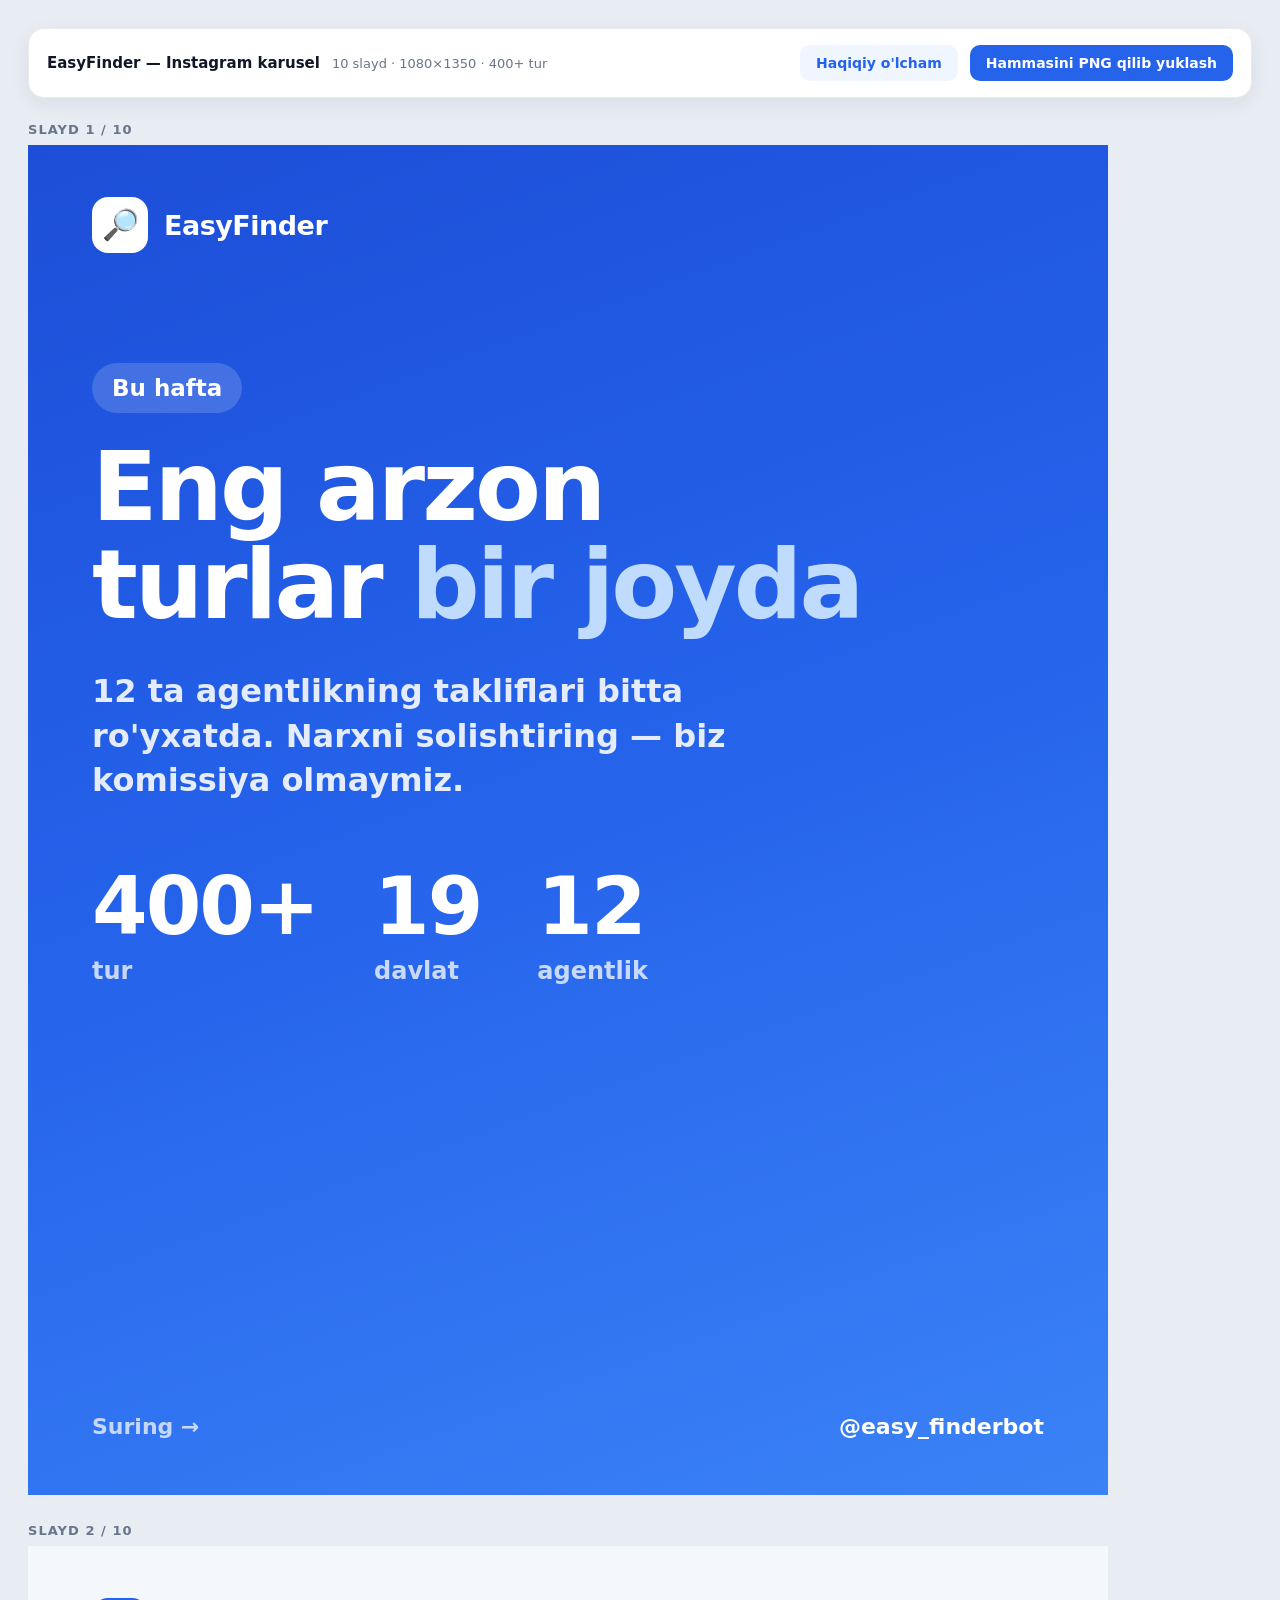
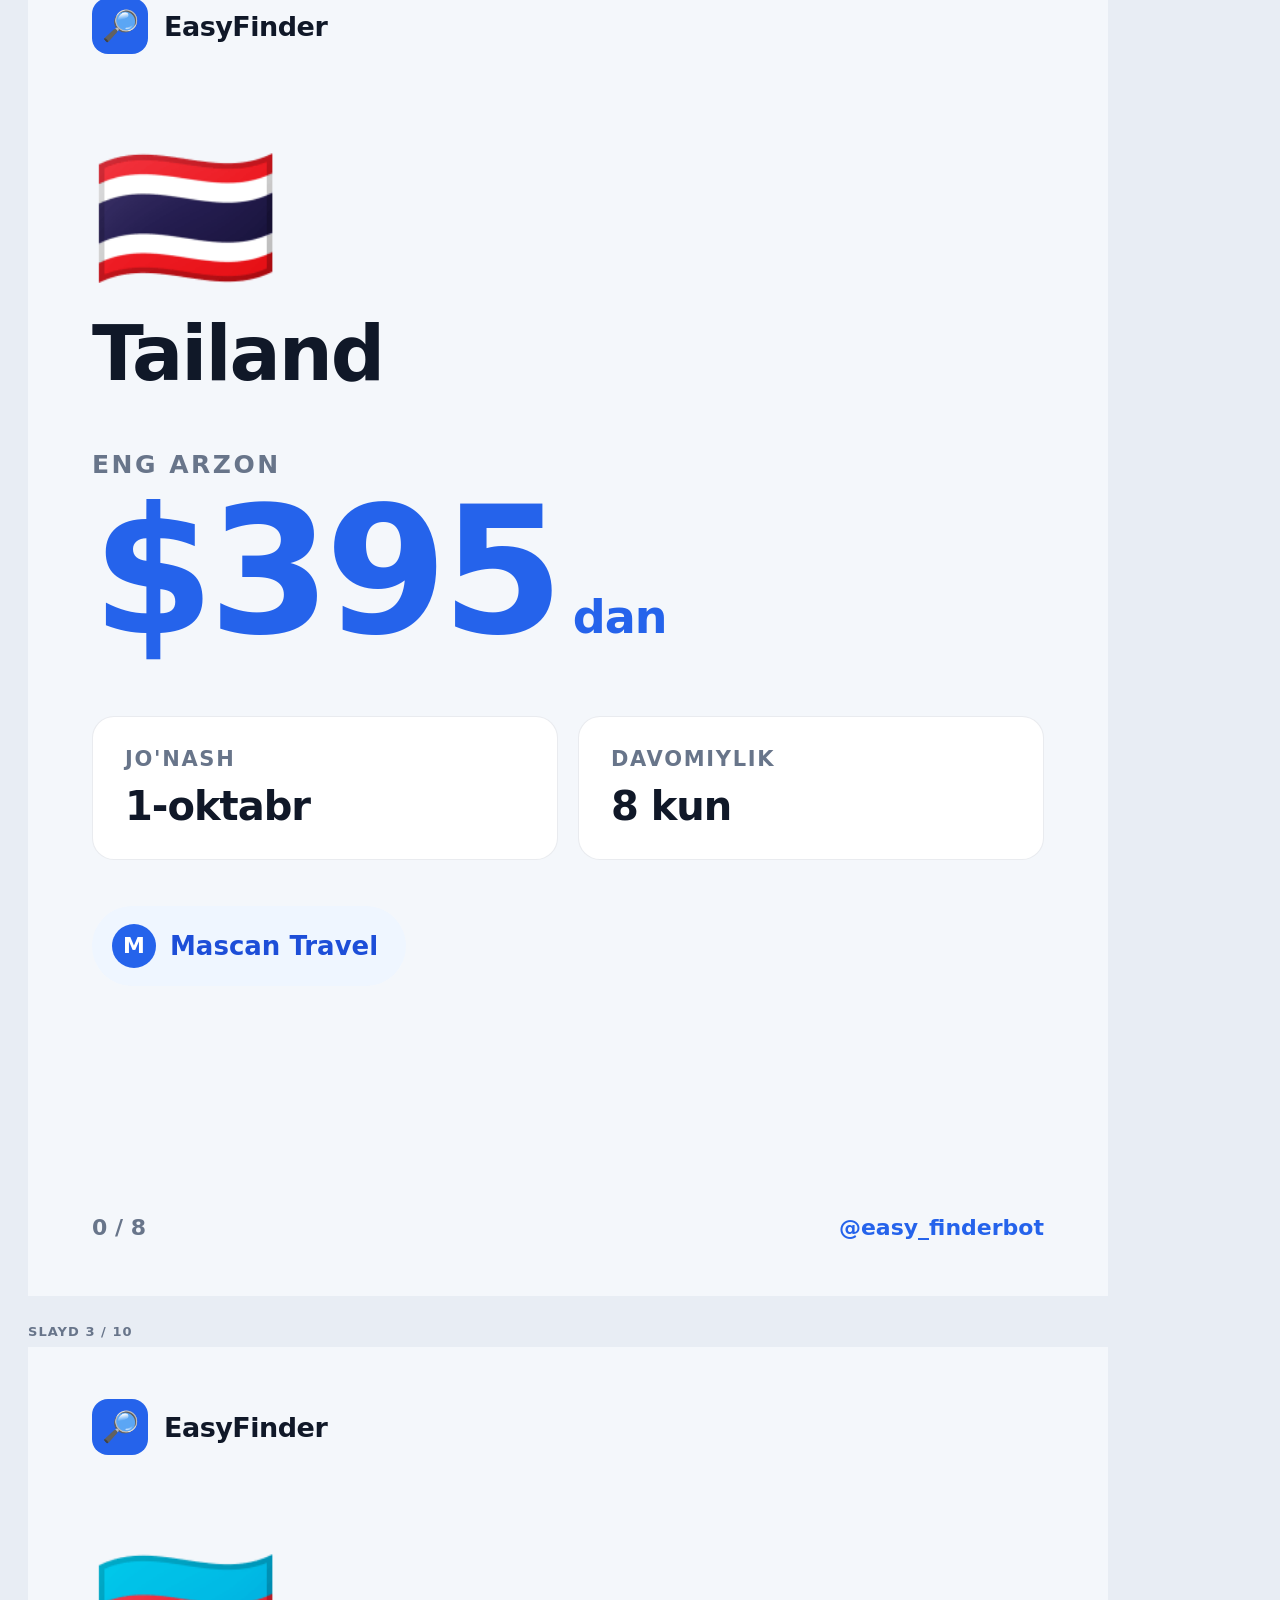
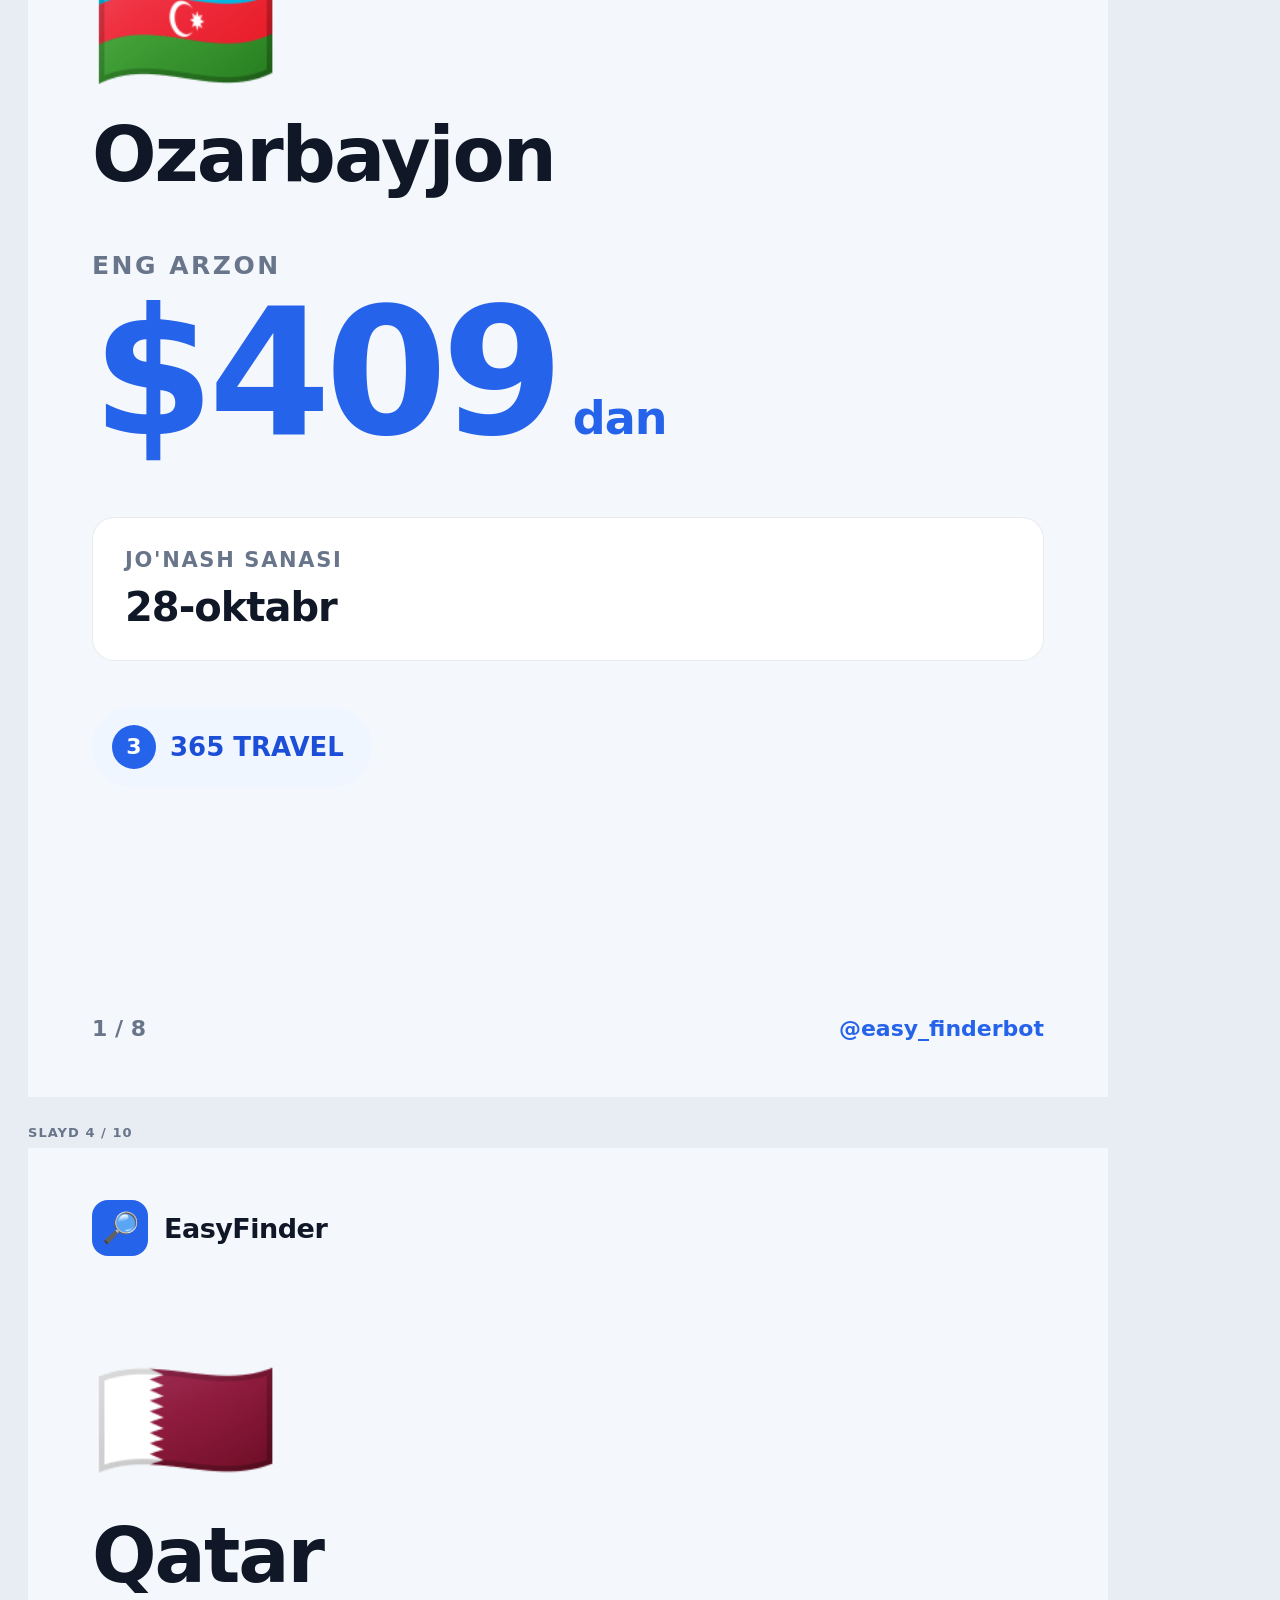
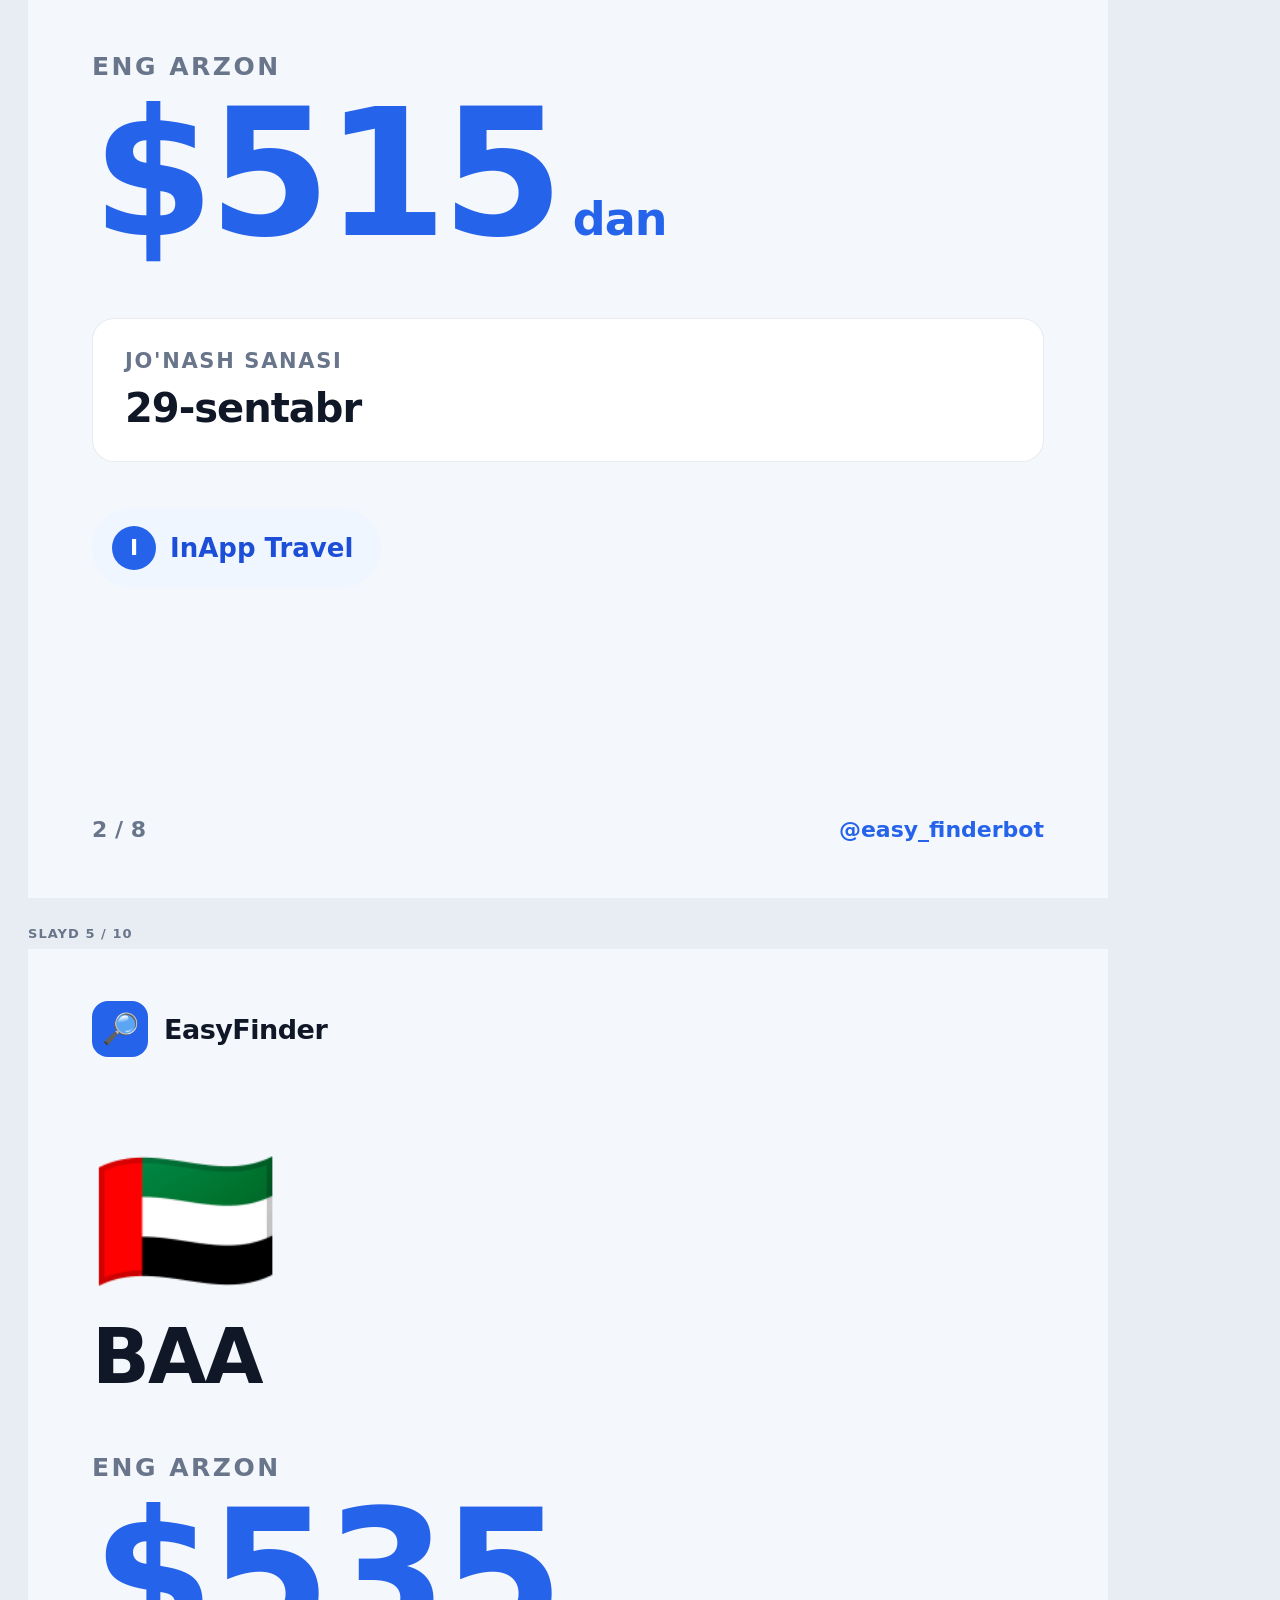
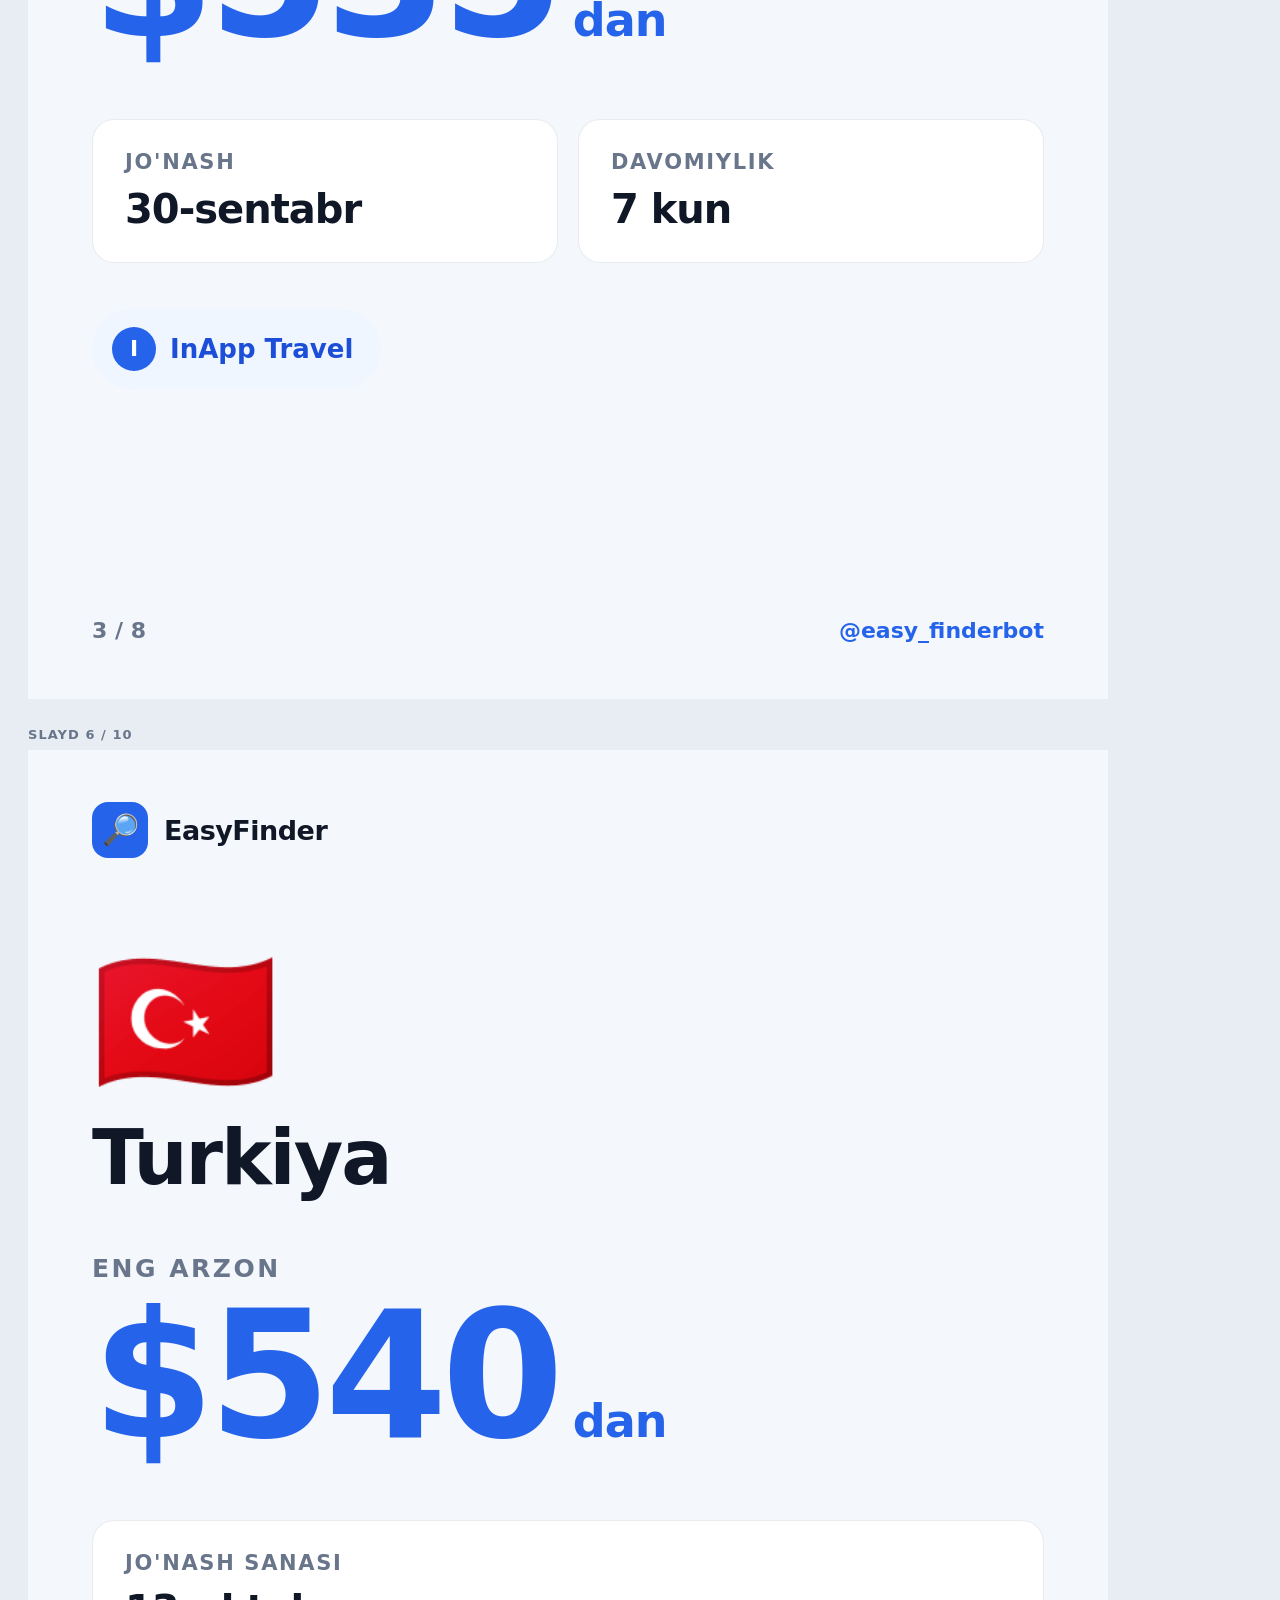
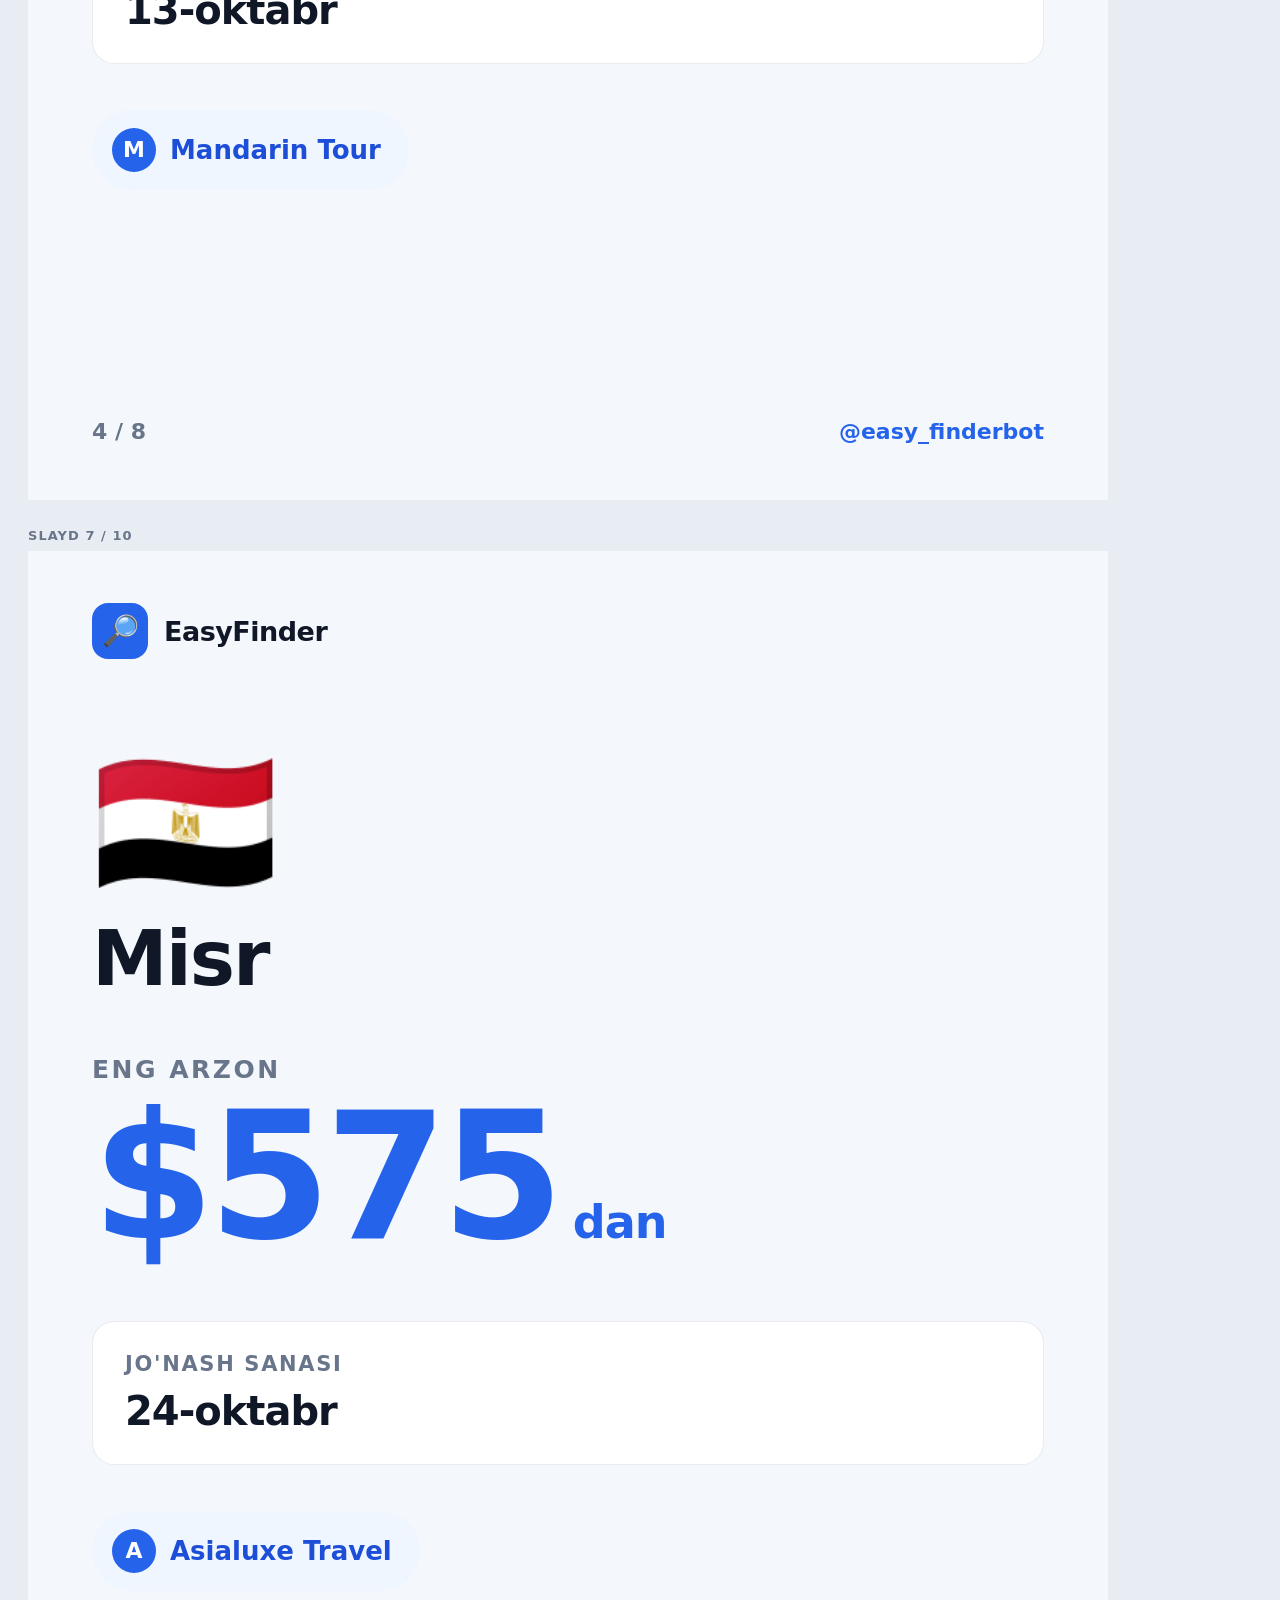
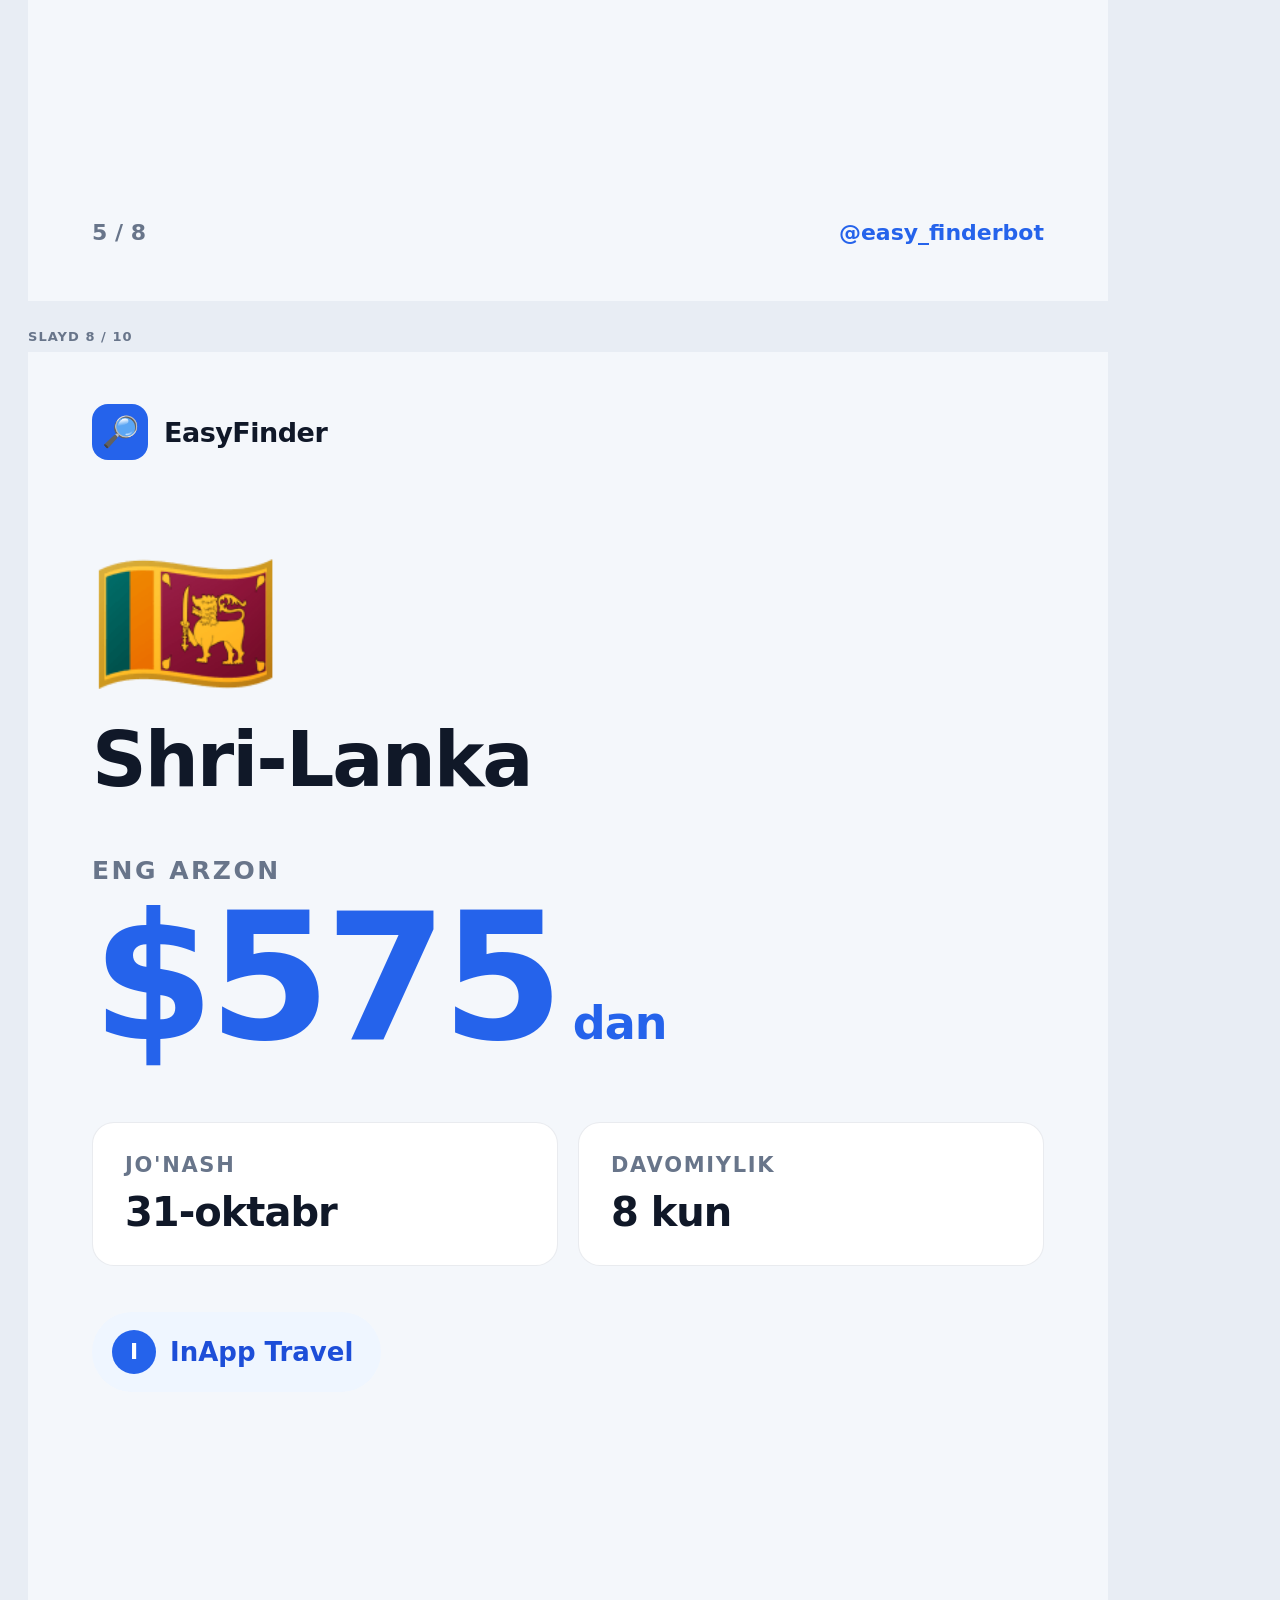
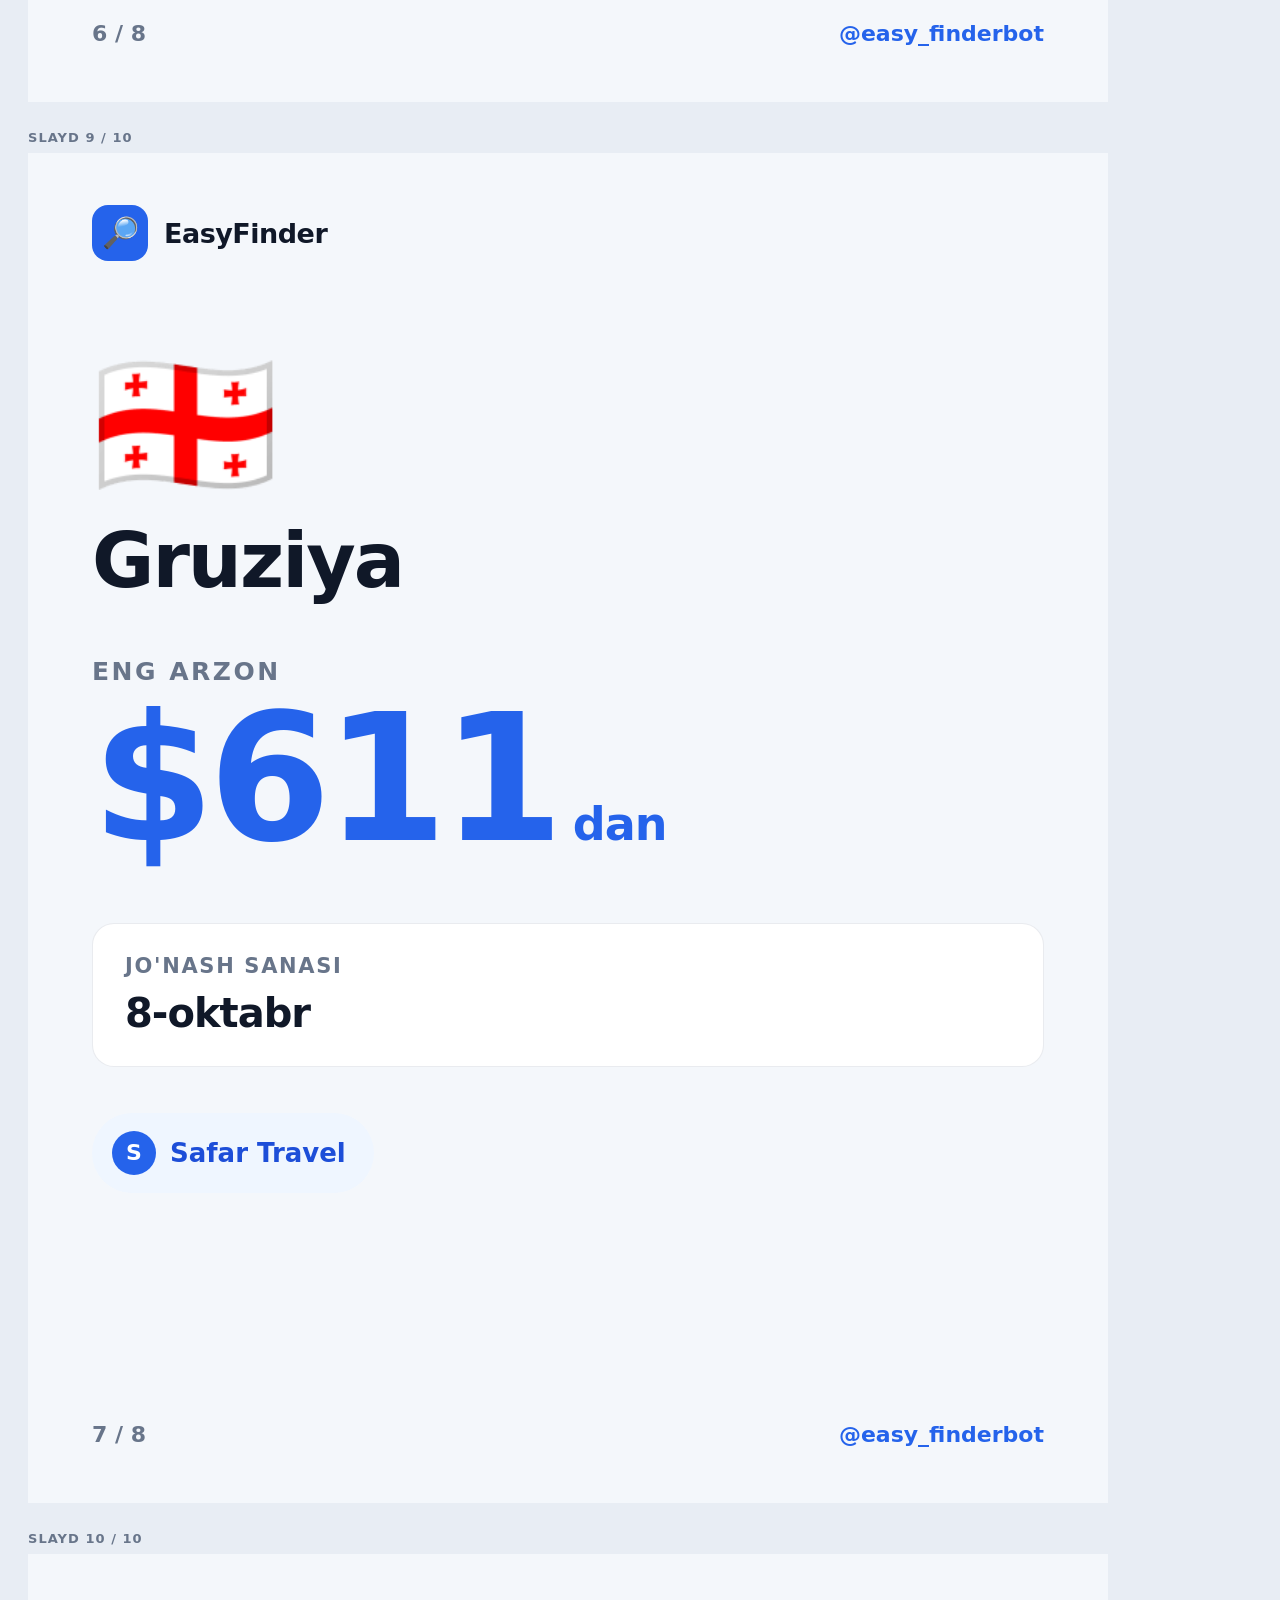
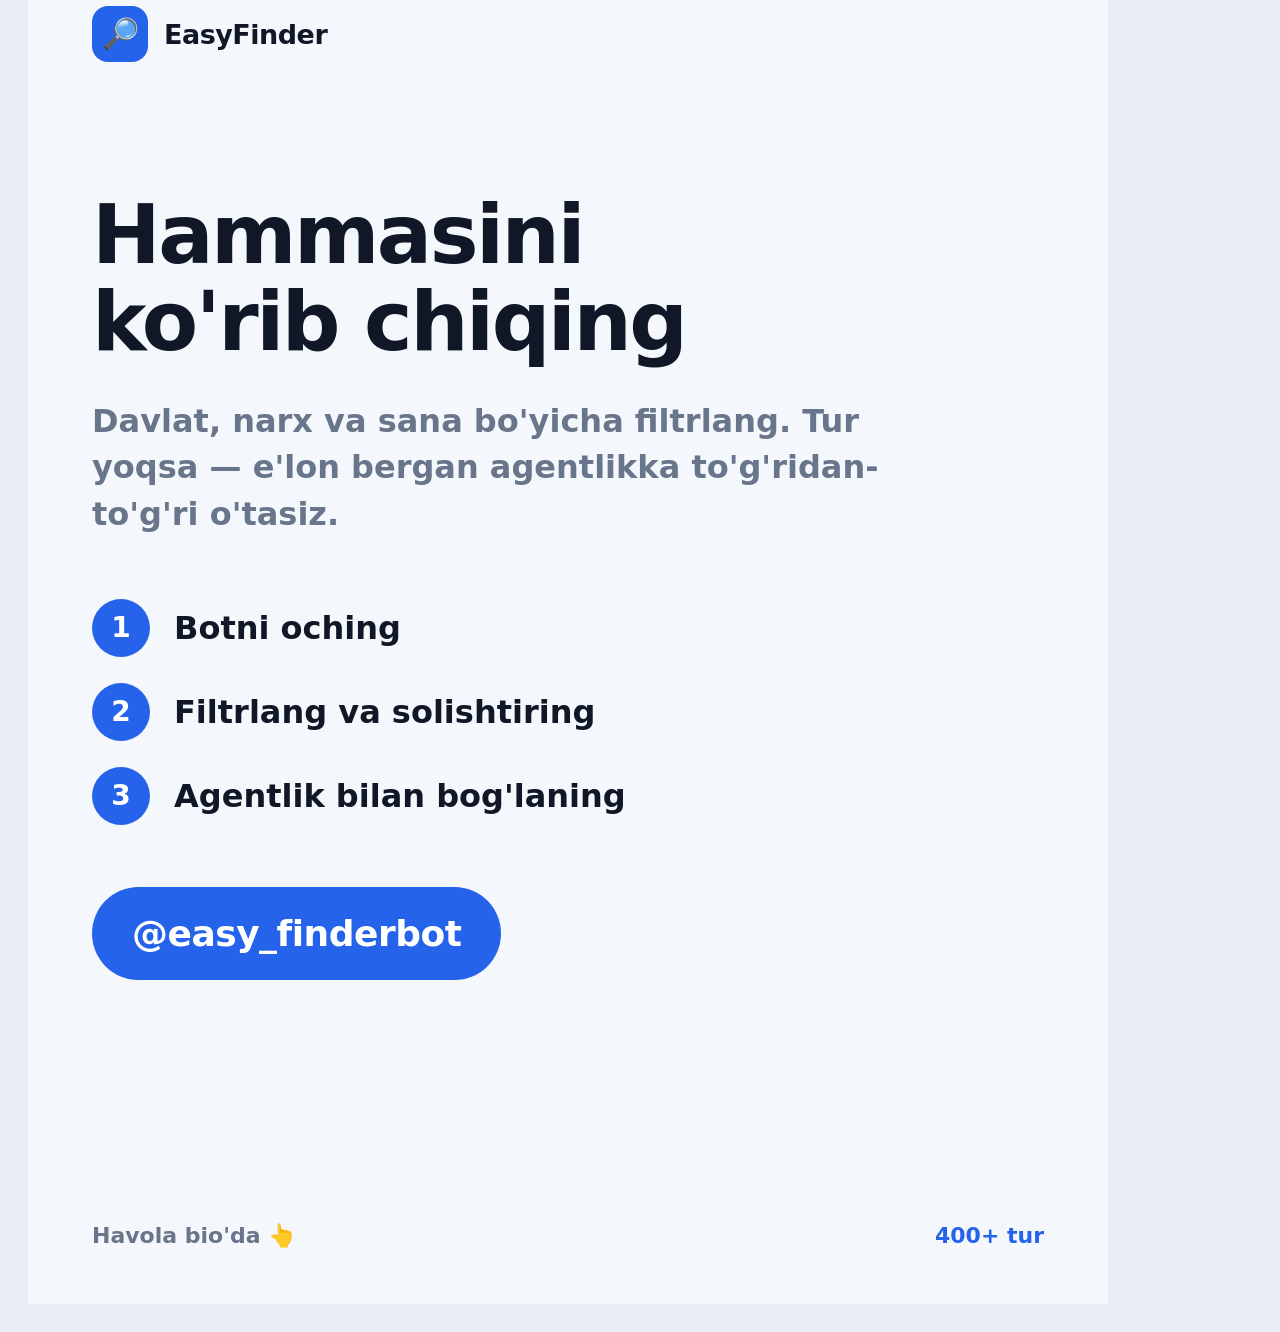
<file: marketing/carousel.html>
<!doctype html>
<html lang="uz">
<head>
<meta charset="utf-8">
<title>EasyFinder — Instagram karusel</title>
<style>
  /* Ilova palitrasi (frontend/index.html dagi :root dan) */
  :root {
    --accent: #2563eb;
    --accent-deep: #1d4ed8;
    --ink: #101828;
    --ink-soft: #68758a;
    --bg: #f4f7fb;
    --surface: #ffffff;
    --border: rgba(100,116,139,.14);
    /* Instagram karusel: 1080x1350 (4:5) — lentada eng baland ko'rinadigan format */
    --w: 1080px;
    --h: 1350px;
  }
  * { box-sizing: border-box; margin: 0; padding: 0; }
  body {
    padding: 28px; background: #e8edf4; color: var(--ink);
    font-family: "Inter", system-ui, -apple-system, "Segoe UI", Roboto, sans-serif;
    font-variant-numeric: tabular-nums;
  }

  .toolbar {
    position: sticky; top: 0; z-index: 10;
    display: flex; flex-wrap: wrap; align-items: center; gap: 12px;
    margin-bottom: 24px; padding: 16px 18px;
    border: 1px solid var(--border); border-radius: 16px;
    background: var(--surface); box-shadow: 0 6px 20px rgba(15,23,42,.07);
  }
  .toolbar b { font-size: 15px; }
  .toolbar span { color: var(--ink-soft); font-size: 13px; }
  .btn {
    padding: 10px 16px; border: 0; border-radius: 10px; cursor: pointer;
    color: #fff; background: var(--accent); font: inherit; font-size: 14px; font-weight: 800;
  }
  .btn.ghost { color: var(--accent); background: #eff6ff; }
  .btn:disabled { opacity: .5; cursor: default; }

  .sheet { display: flex; flex-direction: column; gap: 28px; align-items: flex-start; }

  /* Har slayd aynan 1080x1350. Ekranda kichraytirib ko'rsatamiz, lekin
     PNG ga to'liq o'lchamda chiqadi. */
  .slide {
    position: relative; width: var(--w); height: var(--h); overflow: hidden;
    transform-origin: top left; background: var(--bg);
    display: flex; flex-direction: column;
  }
  .scaled { height: calc(var(--h) * var(--k)); }
  .scaled > .slide { transform: scale(var(--k)); }

  .slide-no {
    margin-bottom: 8px; color: var(--ink-soft); font-size: 13px; font-weight: 800;
    letter-spacing: .08em; text-transform: uppercase;
  }

  /* ---- Umumiy qismlar ---- */
  .brand {
    display: flex; align-items: center; gap: 16px;
    padding: 52px 64px 0; color: var(--ink);
  }
  .brand .mark {
    width: 56px; height: 56px; display: grid; place-items: center;
    border-radius: 16px; color: #fff; background: var(--accent);
    font-size: 30px; line-height: 1;
  }
  .brand .name { font-size: 27px; font-weight: 900; letter-spacing: -.5px; }

  .foot {
    margin-top: auto; padding: 0 64px 56px;
    display: flex; align-items: center; justify-content: space-between;
    color: var(--ink-soft); font-size: 22px; font-weight: 700;
  }
  .foot .handle { color: var(--accent); font-weight: 900; }

  /* ---- 1: muqova ---- */
  .cover { background: linear-gradient(160deg, #1d4ed8 0%, #2563eb 48%, #3b82f6 100%); }
  .cover .brand, .cover .foot { color: #fff; }
  .cover .brand .mark { color: var(--accent); background: #fff; }
  .cover .foot { color: rgba(255,255,255,.72); }
  .cover .foot .handle { color: #fff; }
  .cover-body { padding: 0 64px; margin-top: 110px; }
  .cover-kicker {
    display: inline-block; margin-bottom: 26px; padding: 12px 20px;
    border-radius: 999px; background: rgba(255,255,255,.16);
    color: #fff; font-size: 23px; font-weight: 800;
  }
  .cover h1 {
    color: #fff; font-size: 96px; font-weight: 900; line-height: 1.02; letter-spacing: -3px;
  }
  .cover h1 em { font-style: normal; color: #bfdbfe; }
  .cover p {
    margin-top: 34px; max-width: 760px;
    color: rgba(255,255,255,.88); font-size: 32px; font-weight: 600; line-height: 1.4;
  }
  .cover-stats { display: flex; gap: 56px; margin-top: 64px; }
  .cover-stats div span {
    display: block; color: #fff; font-size: 80px; font-weight: 900; line-height: 1; letter-spacing: -2px;
  }
  .cover-stats div small {
    display: block; margin-top: 10px;
    color: rgba(255,255,255,.75); font-size: 24px; font-weight: 700;
  }

  /* ---- 2..N: davlat ---- */
  .country-body { padding: 0 64px; margin-top: 88px; }
  .flag { font-size: 150px; line-height: 1; }
  .country-name {
    margin-top: 22px; font-size: 76px; font-weight: 900; letter-spacing: -2px; line-height: 1.05;
  }
  .price-block { margin-top: 56px; }
  .price-label {
    color: var(--ink-soft); font-size: 25px; font-weight: 800;
    letter-spacing: .1em; text-transform: uppercase;
  }
  .price {
    margin-top: 10px; color: var(--accent);
    font-size: 176px; font-weight: 900; line-height: .95; letter-spacing: -6px;
  }
  .price small { font-size: 46px; font-weight: 800; letter-spacing: -1px; }

  .facts { display: flex; gap: 20px; margin-top: 60px; }
  .fact {
    flex: 1; padding: 30px 32px;
    border: 1px solid var(--border); border-radius: 22px; background: var(--surface);
  }
  .fact-label {
    color: var(--ink-soft); font-size: 21px; font-weight: 800;
    letter-spacing: .08em; text-transform: uppercase;
  }
  .fact-value { margin-top: 12px; font-size: 40px; font-weight: 900; letter-spacing: -1px; }

  .agency {
    display: inline-flex; align-items: center; gap: 14px;
    margin-top: 46px; padding: 18px 28px 18px 20px;
    border-radius: 999px; background: #eff6ff;
  }
  .agency .dot {
    width: 44px; height: 44px; display: grid; place-items: center;
    border-radius: 50%; color: #fff; background: var(--accent);
    font-size: 22px; font-weight: 900;
  }
  .agency .who { color: var(--accent-deep); font-size: 26px; font-weight: 800; }

  /* ---- oxirgi: chaqiruv ---- */
  .cta-body { padding: 0 64px; margin-top: 130px; }
  .cta h2 { font-size: 82px; font-weight: 900; line-height: 1.06; letter-spacing: -2.5px; }
  .cta p {
    margin-top: 32px; max-width: 800px;
    color: var(--ink-soft); font-size: 32px; font-weight: 600; line-height: 1.45;
  }
  .steps { margin-top: 62px; display: flex; flex-direction: column; gap: 26px; }
  .step { display: flex; align-items: center; gap: 24px; font-size: 32px; font-weight: 750; }
  .step i {
    flex: 0 0 auto; width: 58px; height: 58px; display: grid; place-items: center;
    border-radius: 50%; color: #fff; background: var(--accent);
    font-style: normal; font-size: 28px; font-weight: 900;
  }
  .link-pill {
    display: inline-block; margin-top: 62px; padding: 26px 40px;
    border-radius: 999px; color: #fff; background: var(--accent);
    font-size: 36px; font-weight: 900; letter-spacing: -.5px;
  }
</style>
</head>
<body>

<div class="toolbar">
  <b>EasyFinder — Instagram karusel</b>
  <span id="meta"></span>
  <span style="flex:1"></span>
  <button class="btn ghost" id="zoomBtn" type="button">Haqiqiy o'lcham</button>
  <button class="btn" id="dlBtn" type="button">Hammasini PNG qilib yuklash</button>
</div>

<div class="sheet" id="sheet"></div>

<script>
// ─────────────────────────────────────────────────────────────────────────
// MA'LUMOT — har hafta shu ro'yxatni yangilang (katalogdagi eng arzonlari).
// Narx USD. "days" bo'sh bo'lsa karta "—" ko'rsatadi.
// ─────────────────────────────────────────────────────────────────────────
const TOTAL = { tours: 400, countries: 19, agencies: 12 };

const ITEMS = [
  { flag: "🇹🇭", country: "Tailand",    price: 395, date: "1-oktabr",   days: 8,    agency: "Mascan Travel" },
  { flag: "🇦🇿", country: "Ozarbayjon", price: 409, date: "28-oktabr",  days: null, agency: "365 TRAVEL" },
  { flag: "🇶🇦", country: "Qatar",      price: 515, date: "29-sentabr", days: null, agency: "InApp Travel" },
  { flag: "🇦🇪", country: "BAA",        price: 535, date: "30-sentabr", days: 7,    agency: "InApp Travel" },
  { flag: "🇹🇷", country: "Turkiya",    price: 540, date: "13-oktabr",  days: null, agency: "Mandarin Tour" },
  { flag: "🇪🇬", country: "Misr",       price: 575, date: "24-oktabr",  days: null, agency: "Asialuxe Travel" },
  { flag: "🇱🇰", country: "Shri-Lanka", price: 575, date: "31-oktabr",  days: 8,    agency: "InApp Travel" },
  { flag: "🇬🇪", country: "Gruziya",    price: 611, date: "8-oktabr",   days: null, agency: "Safar Travel" },
];

const BOT = "@easy_finderbot";

// ─────────────────────────────────────────────────────────────────────────
const esc = (v) => String(v == null ? "" : v).replace(/[&<>"]/g, (c) => ({ "&": "&amp;", "<": "&lt;", ">": "&gt;", '"': "&quot;" }[c]));

function coverSlide() {
  return `<div class="slide cover">
    <div class="brand"><span class="mark">🔎</span><span class="name">EasyFinder</span></div>
    <div class="cover-body">
      <span class="cover-kicker">Bu hafta</span>
      <h1>Eng arzon<br>turlar <em>bir joyda</em></h1>
      <p>${TOTAL.agencies} ta agentlikning takliflari bitta ro'yxatda. Narxni solishtiring — biz komissiya olmaymiz.</p>
      <div class="cover-stats">
        <div><span>${TOTAL.tours}+</span><small>tur</small></div>
        <div><span>${TOTAL.countries}</span><small>davlat</small></div>
        <div><span>${TOTAL.agencies}</span><small>agentlik</small></div>
      </div>
    </div>
    <div class="foot"><span>Suring →</span><span class="handle">${esc(BOT)}</span></div>
  </div>`;
}

function countrySlide(item, index) {
  // Katalogdagi turlarning uchdan ikkisida davomiylik yo'q (manba postda
  // yozilmagan). Bo'sh "—" ko'rsatish o'rniga sana katakchasini butun enga
  // yoyamiz — slayd to'liq va ataylab shunday qilingandek ko'rinadi.
  const facts = item.days
    ? `<div class="fact"><div class="fact-label">Jo'nash</div><div class="fact-value">${esc(item.date)}</div></div>
       <div class="fact"><div class="fact-label">Davomiylik</div><div class="fact-value">${item.days} kun</div></div>`
    : `<div class="fact"><div class="fact-label">Jo'nash sanasi</div><div class="fact-value">${esc(item.date)}</div></div>`;
  return `<div class="slide">
    <div class="brand"><span class="mark">🔎</span><span class="name">EasyFinder</span></div>
    <div class="country-body">
      <div class="flag">${item.flag}</div>
      <div class="country-name">${esc(item.country)}</div>
      <div class="price-block">
        <div class="price-label">Eng arzon</div>
        <div class="price">$${item.price}<small> dan</small></div>
      </div>
      <div class="facts">${facts}</div>
      <div class="agency">
        <span class="dot">${esc(item.agency.charAt(0))}</span>
        <span class="who">${esc(item.agency)}</span>
      </div>
    </div>
    <div class="foot"><span>${index} / ${ITEMS.length}</span><span class="handle">${esc(BOT)}</span></div>
  </div>`;
}

function ctaSlide() {
  return `<div class="slide cta">
    <div class="brand"><span class="mark">🔎</span><span class="name">EasyFinder</span></div>
    <div class="cta-body">
      <h2>Hammasini<br>ko'rib chiqing</h2>
      <p>Davlat, narx va sana bo'yicha filtrlang. Tur yoqsa — e'lon bergan agentlikka to'g'ridan-to'g'ri o'tasiz.</p>
      <div class="steps">
        <div class="step"><i>1</i> Botni oching</div>
        <div class="step"><i>2</i> Filtrlang va solishtiring</div>
        <div class="step"><i>3</i> Agentlik bilan bog'laning</div>
      </div>
      <div class="link-pill">${esc(BOT)}</div>
    </div>
    <div class="foot"><span>Havola bio'da 👆</span><span class="handle">${TOTAL.tours}+ tur</span></div>
  </div>`;
}

const slidesHtml = [coverSlide(), ...ITEMS.map(countrySlide), ctaSlide()];
const sheet = document.getElementById("sheet");
sheet.innerHTML = slidesHtml
  .map((html, i) => `<div><div class="slide-no">Slayd ${i + 1} / ${slidesHtml.length}</div><div class="scaled">${html}</div></div>`)
  .join("");
document.getElementById("meta").textContent =
  `${slidesHtml.length} slayd · 1080×1350 · ${TOTAL.tours}+ tur`;

// Ekranda kichraytirib ko'rsatamiz; PNG to'liq o'lchamda chiqadi.
let zoomed = false;
function applyScale() {
  const k = zoomed ? 1 : Math.min(1, (window.innerWidth - 100) / 1080);
  document.querySelectorAll(".scaled").forEach((el) => el.style.setProperty("--k", k));
}
applyScale();
window.addEventListener("resize", applyScale);
document.getElementById("zoomBtn").addEventListener("click", (e) => {
  zoomed = !zoomed;
  e.target.textContent = zoomed ? "Kichraytirish" : "Haqiqiy o'lcham";
  applyScale();
});

// ─────────────────────────────────────────────────────────────────────────
// PNG eksport: slaydni SVG foreignObject ichiga solib canvas ga chizamiz.
// Tashqi kutubxona kerak emas — internetsiz ham ishlaydi.
// ─────────────────────────────────────────────────────────────────────────
function slideToPng(node, fileName) {
  return new Promise((resolve, reject) => {
    const clone = node.cloneNode(true);
    clone.style.transform = "none";
    const css = Array.from(document.styleSheets)
      .flatMap((s) => { try { return Array.from(s.cssRules).map((r) => r.cssText); } catch { return []; } })
      .join("\n");
    const html =
      `<div xmlns="http://www.w3.org/1999/xhtml"><style>${css}</style>${clone.outerHTML}</div>`;
    const svg =
      `<svg xmlns="http://www.w3.org/2000/svg" width="1080" height="1350">` +
      `<foreignObject width="100%" height="100%">${html}</foreignObject></svg>`;
    const img = new Image();
    img.onload = () => {
      const canvas = document.createElement("canvas");
      canvas.width = 1080; canvas.height = 1350;
      const ctx = canvas.getContext("2d");
      ctx.fillStyle = "#f4f7fb";
      ctx.fillRect(0, 0, 1080, 1350);
      ctx.drawImage(img, 0, 0);
      canvas.toBlob((blob) => {
        const url = URL.createObjectURL(blob);
        const a = document.createElement("a");
        a.href = url; a.download = fileName;
        document.body.appendChild(a); a.click(); a.remove();
        setTimeout(() => URL.revokeObjectURL(url), 1000);
        resolve();
      }, "image/png");
    };
    img.onerror = () => reject(new Error("SVG rasmga aylanmadi"));
    img.src = "data:image/svg+xml;charset=utf-8," + encodeURIComponent(svg);
  });
}

document.getElementById("dlBtn").addEventListener("click", async (e) => {
  const button = e.target;
  const nodes = Array.from(document.querySelectorAll(".slide"));
  button.disabled = true;
  try {
    for (let i = 0; i < nodes.length; i++) {
      button.textContent = `Yuklanmoqda ${i + 1}/${nodes.length}...`;
      await slideToPng(nodes[i], `easyfinder-${String(i + 1).padStart(2, "0")}.png`);
      await new Promise((r) => setTimeout(r, 350));   // brauzer ketma-ket yuklashga ulgursin
    }
    button.textContent = "Tayyor ✓";
  } catch (err) {
    button.textContent = "Xato — skrinshot oling";
    console.error(err);
  } finally {
    setTimeout(() => { button.disabled = false; button.textContent = "Hammasini PNG qilib yuklash"; }, 2500);
  }
});
</script>
</body>
</html>
</file>
